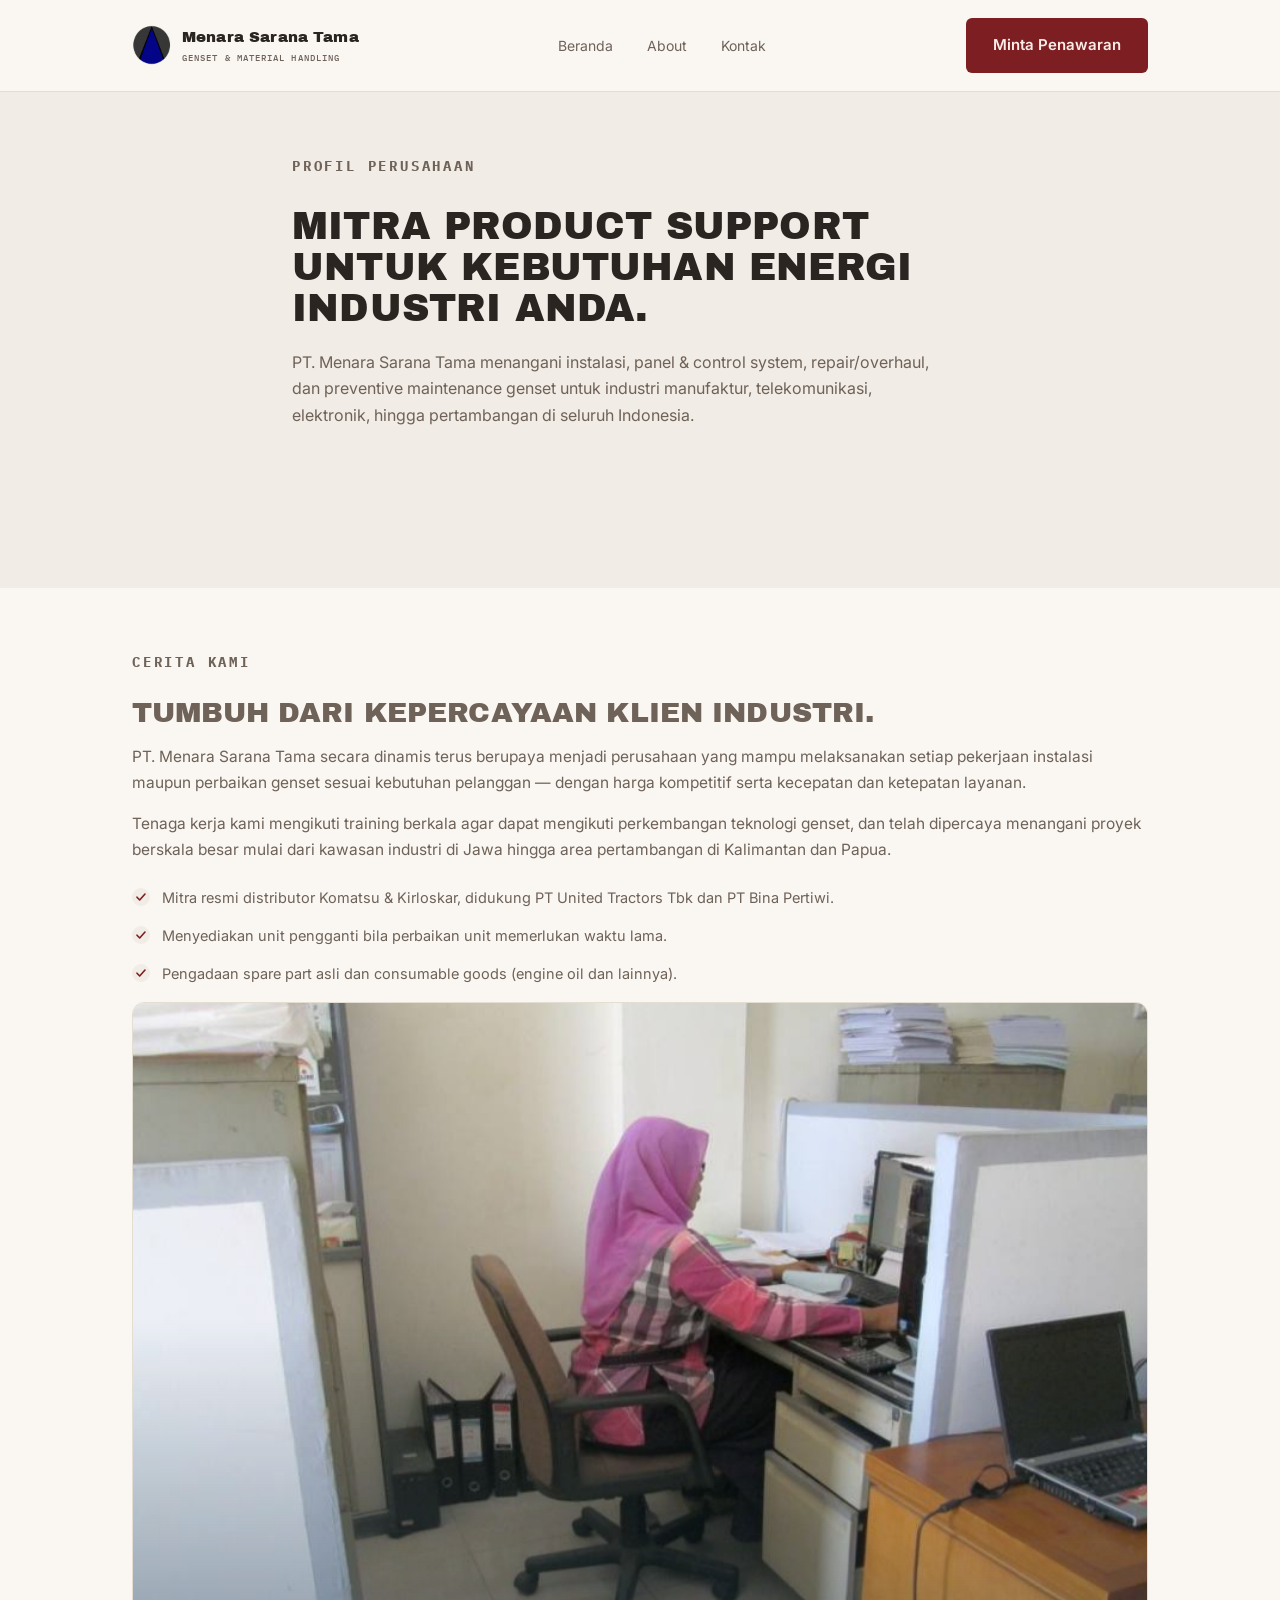
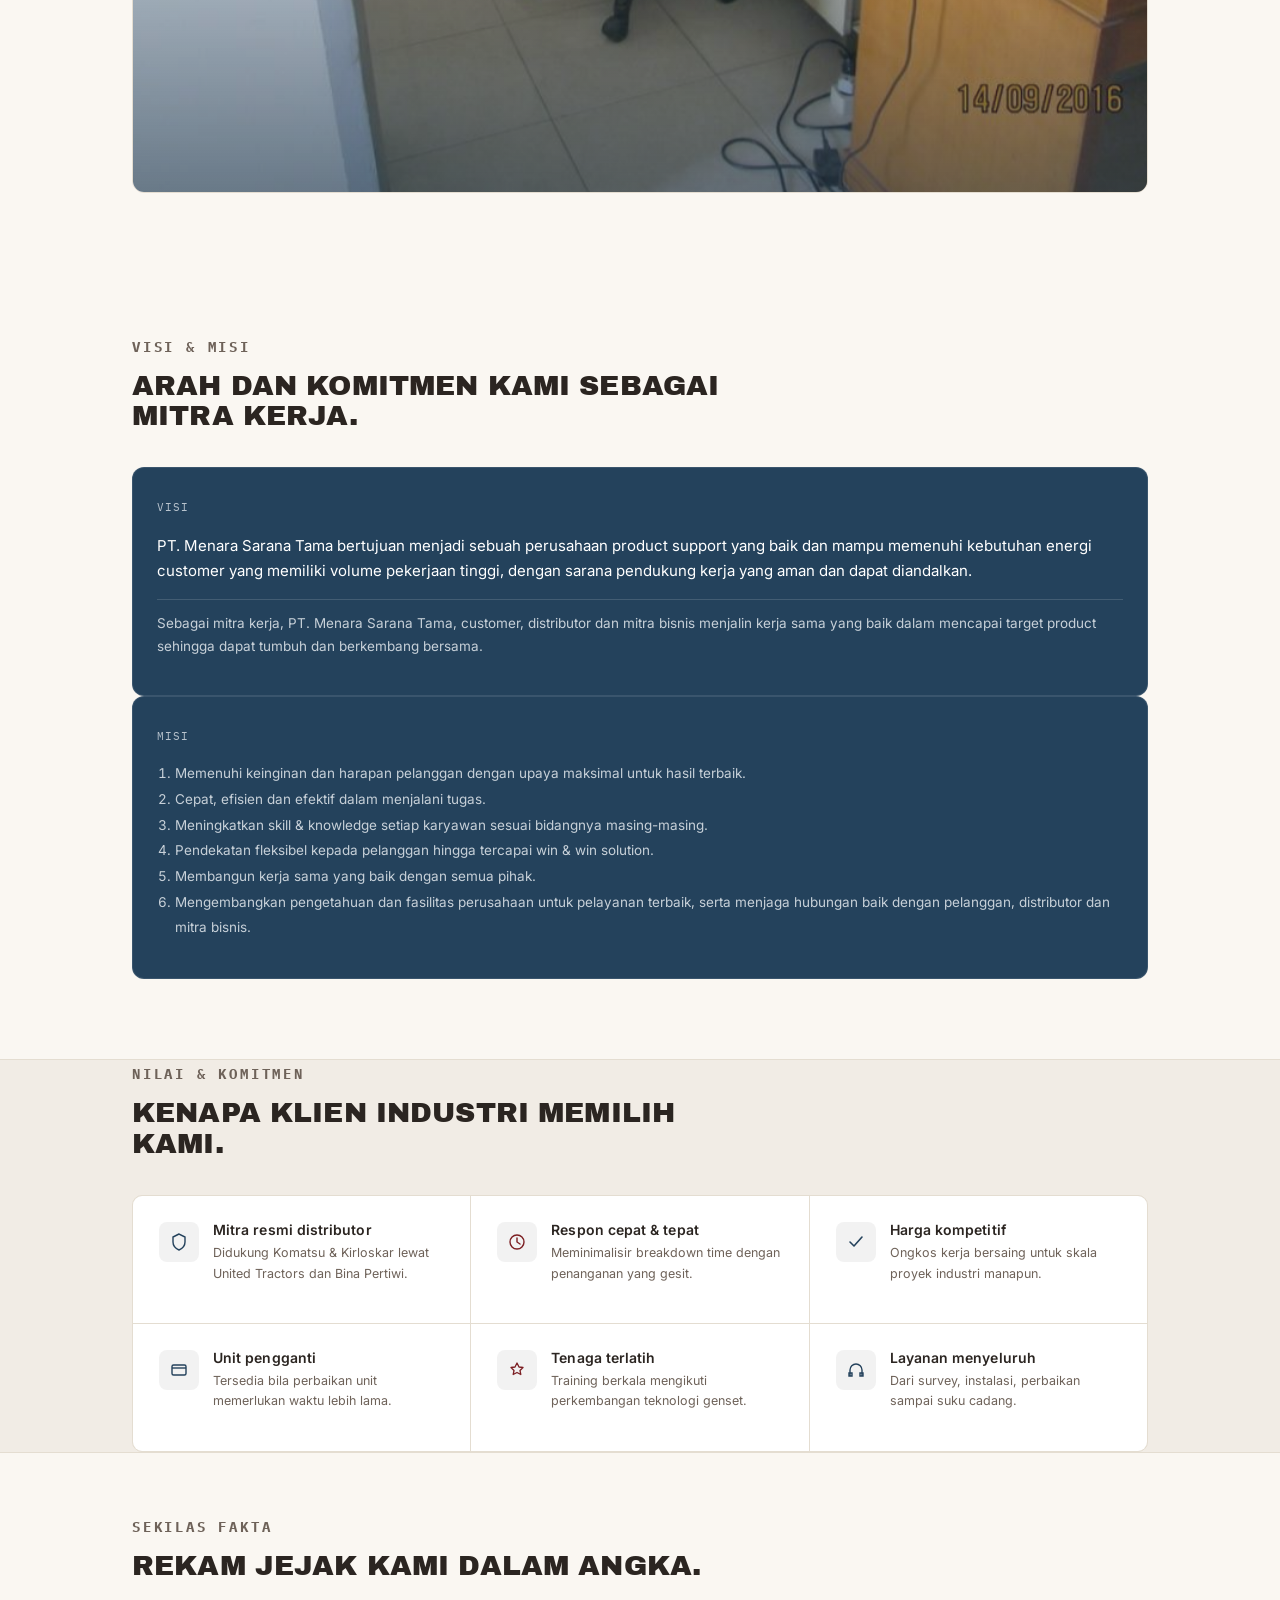
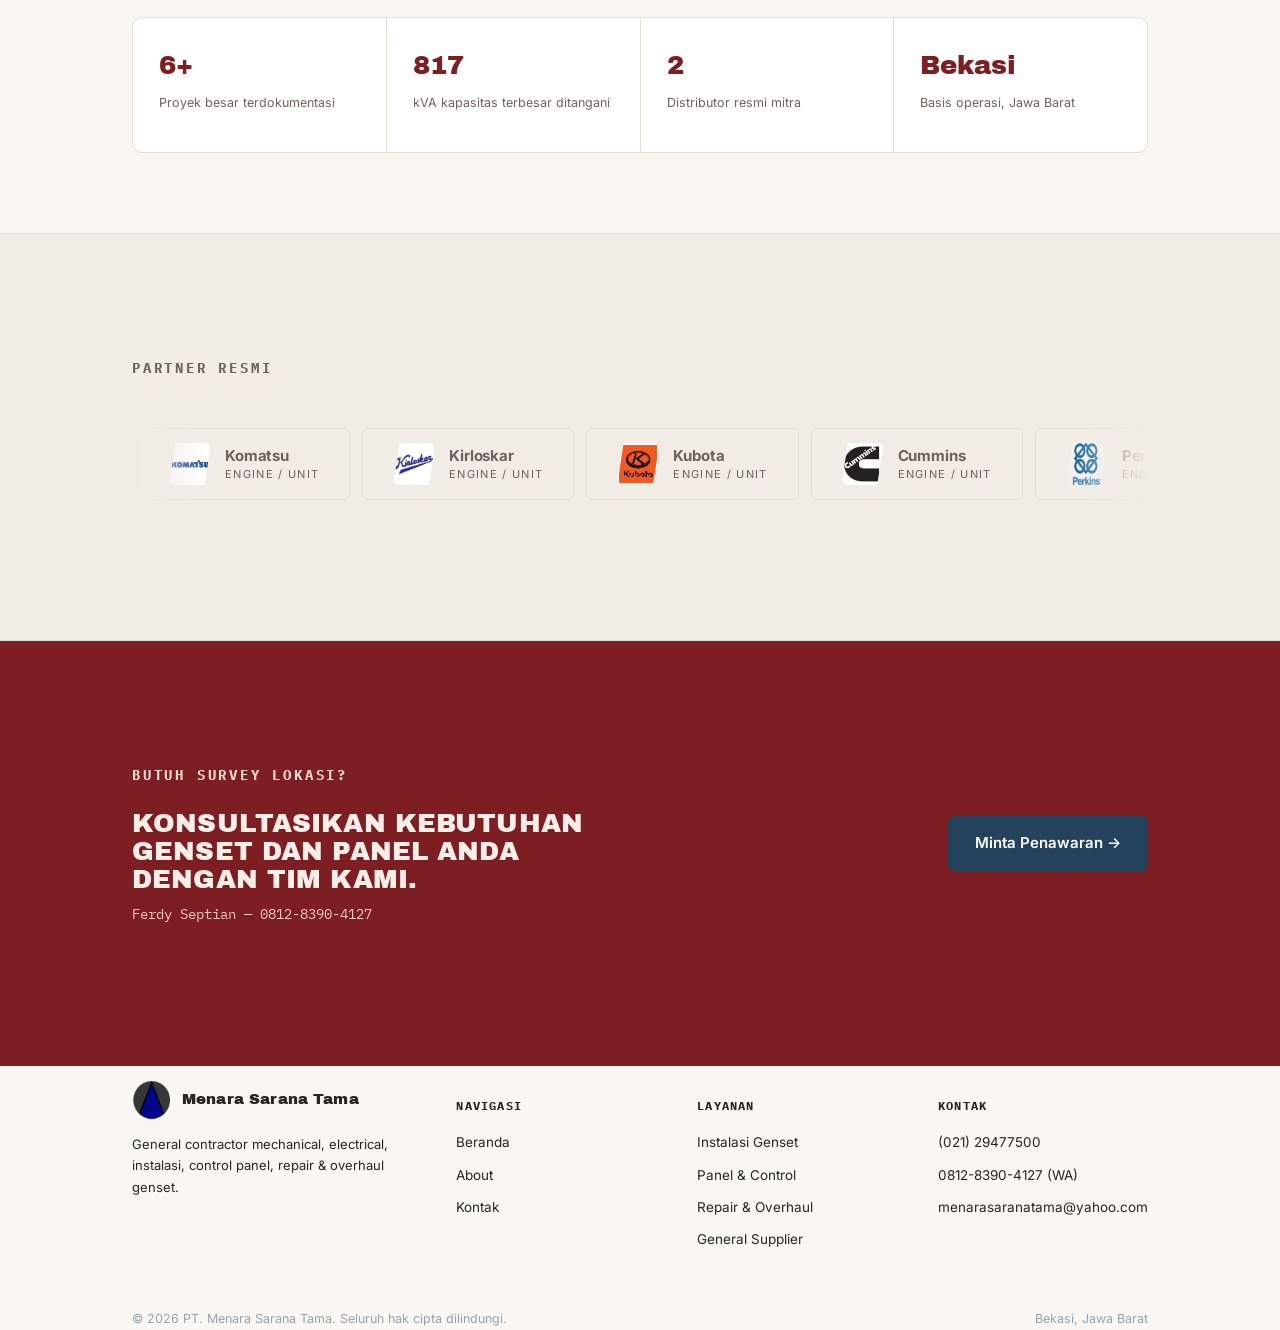
<file: about.html>
<!DOCTYPE html>
<html lang="id">
<head>
<meta charset="UTF-8">
<meta name="viewport" content="width=device-width, initial-scale=1.0">
<title>Profil Perusahaan — PT. Menara Sarana Tama</title>
<link rel="preconnect" href="https://fonts.googleapis.com">
<link rel="preconnect" href="https://fonts.gstatic.com" crossorigin>
<link href="https://fonts.googleapis.com/css2?family=Archivo+Black&family=Inter:wght@400;500;600;700&family=IBM+Plex+Mono:wght@500;600&display=swap" rel="stylesheet">
<link rel="stylesheet" href="css/style.css">
</head>
<body>

<header id="siteHeader">
  <div class="wrap">
    <nav>
      <a class="logo" href="#top" aria-label="PT Menara Sarana Tama, beranda">
        <img class="logo-mark-img" src="images/logo-icon.png" alt="Logo PT Menara Sarana Tama">
        <span class="logo-text">Menara Sarana Tama<span>Genset &amp; Material Handling</span></span>
      </a>
      <div class="nav-links" id="navLinks">
        <a href="/menara-sarana/index.html">Beranda</a>
        <a href="/menara-sarana/about.html">About</a>
        <a href="/menara-sarana/index.html#kontak">Kontak</a>
        <a class="btn btn-primary btn-mobile-only" href="https://wa.me/6281283904127?text=Halo%20MST%2C%20saya%20ingin%20menanyakan%20layanan%20genset" target="_blank" rel="noopener">Minta Penawaran</a>
      </div>
 
      <a class="btn btn-primary nav-cta-desktop" href="https://wa.me/6281283904127?text=Halo%20MST%2C%20saya%20ingin%20menanyakan%20layanan%20genset" target="_blank" rel="noopener">Minta Penawaran</a>
 
      <button class="nav-toggle" id="navToggle" aria-label="Buka menu" aria-expanded="false"><span></span></button>
    </nav>
  </div>
  <div class="nav-backdrop" id="navBackdrop"></div>
</header>


<main id="top">

  <!-- PAGE HERO -->
  <section class="hero" style="padding-bottom:64px;">
    <div class="wrap" style="grid-template-columns:1fr;max-width:760px;">
      <div class="hero-intro">
        <span class="tag">Profil Perusahaan</span>
        <h1 style="font-size:38px;">Mitra product support untuk kebutuhan energi industri Anda.</h1>
        <p style="max-width:640px;">PT. Menara Sarana Tama menangani instalasi, panel &amp; control system, repair/overhaul, dan preventive maintenance genset untuk industri manufaktur, telekomunikasi, elektronik, hingga pertambangan di seluruh Indonesia.</p>
      </div>
    </div>
  </section>

  <!-- STORY -->
  <section id="profil" style="padding-top:0;">
    <div class="wrap about-wrap">
      <div class="reveal">
        <span class="tag">Cerita Kami</span>
        <h2 style="margin-top:12px;font-size:28px;">Tumbuh dari kepercayaan klien industri.</h2>
        <p style="color:var(--ink-soft);margin-top:16px;font-size:15.5px;">PT. Menara Sarana Tama secara dinamis terus berupaya menjadi perusahaan yang mampu melaksanakan setiap pekerjaan instalasi maupun perbaikan genset sesuai kebutuhan pelanggan — dengan harga kompetitif serta kecepatan dan ketepatan layanan.</p>
        <p style="color:var(--ink-soft);margin-top:14px;font-size:15.5px;">Tenaga kerja kami mengikuti training berkala agar dapat mengikuti perkembangan teknologi genset, dan telah dipercaya menangani proyek berskala besar mulai dari kawasan industri di Jawa hingga area pertambangan di Kalimantan dan Papua.</p>
        <ul class="checklist" style="margin-top:24px;display:flex;flex-direction:column;gap:14px;list-style:none;padding:0;">
          <li style="display:flex;gap:12px;align-items:flex-start;font-size:14.5px;">
            <svg width="18" height="18" viewBox="0 0 18 18" fill="none" style="flex:none;margin-top:2px;"><circle cx="9" cy="9" r="9" fill="#F1ECE5"/><path d="M5 9.2L7.7 12L13 6" stroke="#7C1E22" stroke-width="1.6" stroke-linecap="round" stroke-linejoin="round"/></svg>
            <span>Mitra resmi distributor Komatsu &amp; Kirloskar, didukung PT United Tractors Tbk dan PT Bina Pertiwi.</span>
          </li>
          <li style="display:flex;gap:12px;align-items:flex-start;font-size:14.5px;">
            <svg width="18" height="18" viewBox="0 0 18 18" fill="none" style="flex:none;margin-top:2px;"><circle cx="9" cy="9" r="9" fill="#F1ECE5"/><path d="M5 9.2L7.7 12L13 6" stroke="#7C1E22" stroke-width="1.6" stroke-linecap="round" stroke-linejoin="round"/></svg>
            <span>Menyediakan unit pengganti bila perbaikan unit memerlukan waktu lama.</span>
          </li>
          <li style="display:flex;gap:12px;align-items:flex-start;font-size:14.5px;">
            <svg width="18" height="18" viewBox="0 0 18 18" fill="none" style="flex:none;margin-top:2px;"><circle cx="9" cy="9" r="9" fill="#F1ECE5"/><path d="M5 9.2L7.7 12L13 6" stroke="#7C1E22" stroke-width="1.6" stroke-linecap="round" stroke-linejoin="round"/></svg>
            <span>Pengadaan spare part asli dan consumable goods (engine oil dan lainnya).</span>
          </li>
        </ul>
      </div>
      <div class="hero-photo tilt-3d" style="height:100%;">
        <img src="images/office.jpg" alt="Kantor PT Menara Sarana Tama, Bekasi" class="parallax-img" style="height:100%;min-height:360px;">
      </div>
    </div>
  </section>

  <!-- VISI & MISI -->
  <section style="padding-top:0;">
    <div class="wrap">
      <div class="section-head reveal">
        <span class="tag">Visi &amp; Misi</span>
        <h2>Arah dan komitmen kami sebagai mitra kerja.</h2>
      </div>
      <div class="vm-grid reveal-group">
        <div class="project-card">
          <span class="mono-tag">VISI</span>
          <p style="color:#fff;font-size:15px;line-height:1.7;margin-top:14px;">PT. Menara Sarana Tama bertujuan menjadi sebuah perusahaan product support yang baik dan mampu memenuhi kebutuhan energi customer yang memiliki volume pekerjaan tinggi, dengan sarana pendukung kerja yang aman dan dapat diandalkan.</p>
          <p style="color:#C7D0D8;font-size:13.5px;line-height:1.7;margin-top:12px;border-top:1px solid rgba(255,255,255,0.14);padding-top:12px;">Sebagai mitra kerja, PT. Menara Sarana Tama, customer, distributor dan mitra bisnis menjalin kerja sama yang baik dalam mencapai target product sehingga dapat tumbuh dan berkembang bersama.</p>
        </div>
        <div class="project-card">
          <span class="mono-tag">MISI</span>
          <ol style="margin-top:14px;padding-left:18px;color:#C7D0D8;font-size:13.5px;line-height:1.9;">
            <li>Memenuhi keinginan dan harapan pelanggan dengan upaya maksimal untuk hasil terbaik.</li>
            <li>Cepat, efisien dan efektif dalam menjalani tugas.</li>
            <li>Meningkatkan skill &amp; knowledge setiap karyawan sesuai bidangnya masing-masing.</li>
            <li>Pendekatan fleksibel kepada pelanggan hingga tercapai win &amp; win solution.</li>
            <li>Membangun kerja sama yang baik dengan semua pihak.</li>
            <li>Mengembangkan pengetahuan dan fasilitas perusahaan untuk pelayanan terbaik, serta menjaga hubungan baik dengan pelanggan, distributor dan mitra bisnis.</li>
          </ol>
        </div>
      </div>
    </div>
  </section>

  <!-- VALUES -->
  <section class="features">
    <div class="wrap" style="padding:0 32px;">
      <div class="section-head reveal">
        <span class="tag">Nilai &amp; Komitmen</span>
        <h2>Kenapa klien industri memilih kami.</h2>
      </div>
      <div class="feat-grid reveal-group">
        <div class="feat-card"><span class="ic"><svg width="18" height="18" viewBox="0 0 18 18" fill="none"><path d="M9 1L3 4v5c0 4 2.5 6.5 6 8 3.5-1.5 6-4 6-8V4L9 1z" stroke="#24425C" stroke-width="1.4"/></svg></span><div><h3>Mitra resmi distributor</h3><p>Didukung Komatsu &amp; Kirloskar lewat United Tractors dan Bina Pertiwi.</p></div></div>
        <div class="feat-card"><span class="ic"><svg width="18" height="18" viewBox="0 0 18 18" fill="none"><circle cx="9" cy="9" r="7" stroke="#7C1E22" stroke-width="1.4"/><path d="M9 5v4l3 2" stroke="#7C1E22" stroke-width="1.4" stroke-linecap="round"/></svg></span><div><h3>Respon cepat &amp; tepat</h3><p>Meminimalisir breakdown time dengan penanganan yang gesit.</p></div></div>
        <div class="feat-card"><span class="ic"><svg width="18" height="18" viewBox="0 0 18 18" fill="none"><path d="M3 9l4 4 8-9" stroke="#24425C" stroke-width="1.6" stroke-linecap="round" stroke-linejoin="round"/></svg></span><div><h3>Harga kompetitif</h3><p>Ongkos kerja bersaing untuk skala proyek industri manapun.</p></div></div>
        <div class="feat-card"><span class="ic"><svg width="18" height="18" viewBox="0 0 18 18" fill="none"><rect x="2" y="4" width="14" height="10" rx="1.5" stroke="#24425C" stroke-width="1.4"/><path d="M2 7h14" stroke="#24425C" stroke-width="1.4"/></svg></span><div><h3>Unit pengganti</h3><p>Tersedia bila perbaikan unit memerlukan waktu lebih lama.</p></div></div>
        <div class="feat-card"><span class="ic"><svg width="18" height="18" viewBox="0 0 18 18" fill="none"><path d="M9 2l2 4 4 .5-3 3 .8 4-3.8-2-3.8 2 .8-4-3-3 4-.5 2-4z" stroke="#7C1E22" stroke-width="1.3" stroke-linejoin="round"/></svg></span><div><h3>Tenaga terlatih</h3><p>Training berkala mengikuti perkembangan teknologi genset.</p></div></div>
        <div class="feat-card"><span class="ic"><svg width="18" height="18" viewBox="0 0 18 18" fill="none"><path d="M3 15V9a6 6 0 0112 0v6" stroke="#24425C" stroke-width="1.4"/><path d="M2 15h3v-3H2v3zM13 15h3v-3h-3v3z" stroke="#24425C" stroke-width="1.4"/></svg></span><div><h3>Layanan menyeluruh</h3><p>Dari survey, instalasi, perbaikan sampai suku cadang.</p></div></div>
      </div>
    </div>
  </section>

  <!-- QUICK FACTS -->
  <section>
    <div class="wrap">
      <div class="section-head reveal">
        <span class="tag">Sekilas Fakta</span>
        <h2>Rekam jejak kami dalam angka.</h2>
      </div>
      <div class="feat-grid reveal-group" style="grid-template-columns:repeat(4,1fr);">
        <div class="feat-card" style="flex-direction:column;gap:4px;">
          <div class="mono" style="font-family:'Archivo Black',sans-serif;font-size:26px;color:var(--maroon);" data-count="7" data-suffix="+">0</div>
          <p style="margin-top:2px;">Proyek besar terdokumentasi</p>
        </div>
        <div class="feat-card" style="flex-direction:column;gap:4px;">
          <div class="mono" style="font-family:'Archivo Black',sans-serif;font-size:26px;color:var(--maroon);" data-count="1000" data-suffix="">0</div>
          <p style="margin-top:2px;">kVA kapasitas terbesar ditangani</p>
        </div>
        <div class="feat-card" style="flex-direction:column;gap:4px;">
          <div class="mono" style="font-family:'Archivo Black',sans-serif;font-size:26px;color:var(--maroon);" data-count="2" data-suffix="">0</div>
          <p style="margin-top:2px;">Distributor resmi mitra</p>
        </div>
        <div class="feat-card" style="flex-direction:column;gap:4px;">
          <div class="mono" style="font-family:'Archivo Black',sans-serif;font-size:26px;color:var(--maroon);">Bekasi</div>
          <p style="margin-top:2px;">Basis operasi, Jawa Barat</p>
        </div>
      </div>
    </div>
  </section>

  <!-- PARTNERS MARQUEE -->
  <section class="partners">
    <div class="wrap">
      <div class="section-head reveal">
        <span class="tag">PARTNER RESMI</span>
      </div>
        <div class="marquee-viewport">
          <div class="marquee-track" id="track">
            <!-- isi asli, akan digandakan otomatis oleh script -->
            <div class="card">
              <img class="logo-badge" src="images/komatsu.png" alt="Komatsu">
              <div class="card-text">
                  <span class="brand-name">Komatsu</span>
                  <span class="brand-role">Engine / Unit</span>
              </div>
            </div>
            <div class="card">
              <img class="logo-badge" src="images/kirloskar.png" alt="Kirloskar">
              <div class="card-text">
                  <span class="brand-name">Kirloskar</span>
                  <span class="brand-role">Engine / Unit</span>
              </div>
            </div>
            <div class="card">
              <img class="logo-badge" src="images/kubota.png" alt="Kubota">
              <div class="card-text">
                  <span class="brand-name">Kubota</span>
                  <span class="brand-role">Engine / Unit</span>
              </div>
            </div>
            <div class="card">
              <img class="logo-badge" src="images/cummins.png" alt="Cummins">
              <div class="card-text">
                  <span class="brand-name">Cummins</span>
                  <span class="brand-role">Engine / Unit</span>
              </div>
            </div>
            <div class="card">
              <img class="logo-badge" src="images/perkins.png" alt="Perkins">
              <div class="card-text">
                  <span class="brand-name">Perkins</span>
                  <span class="brand-role">Engine / Unit</span>
              </div>
            </div>
            <div class="card">
              <img class="logo-badge" src="images/weichai.png" alt="Weichai">
              <div class="card-text">
                  <span class="brand-name">Weichai</span>
                  <span class="brand-role">Engine Series</span>
              </div>
            </div>
            <div class="card dist">
              <img class="logo-badge" src="images/united_traktors.png" alt="United Tractor">
              <div class="card-text">
                <span class="brand-name">PT United Tractors Tbk</span>
                <span class="brand-role">Distributor</span>
              </div>
            </div>
            <div class="card dist">
              <img class="logo-badge" src="images/bina_pertiwi.png" alt="Bina Pertiwi">
              <div class="card-text">
                <span class="brand-name">PT Bina Pertiwi</span>
                <span class="brand-role">Distributor</span>
              </div>
            </div>
          </div>
        </div>
    </div>
  </section>

  <!-- CTA -->
  <section class="cta-band" style="padding-top:60px;padding-bottom:60px;">
    <div class="wrap">
      <div class="reveal">
        <span class="tag" style="color:#F6DAD3;">Butuh Survey Lokasi?</span>
        <h2 style="margin-top:10px;">Konsultasikan kebutuhan genset dan panel Anda dengan tim kami.</h2>
        <div class="contact-line">Ferdy Septian — 0812-8390-4127</div>
      </div>
      <a class="btn btn-primary" href="index.html#kontak">Minta Penawaran →</a>
    </div>
  </section>

</main>

<footer>
  <div class="wrap">
    <div class="footer-top">
      <div>
        <div class="logo" style="margin-bottom:14px;"><img class="logo-mark-img" src="images/logo-icon.png" alt="Logo PT Menara Sarana Tama"><span class="logo-text">Menara Sarana Tama</span></div>
        <p style="font-size:13px;color:var(--ink);max-width:280px;">General contractor mechanical, electrical, instalasi, control panel, repair &amp; overhaul genset.</p>
      </div>
      <div>
        <h4 style="color: var(--ink);font-weight: 800;">Navigasi</h4>
        <ul>
          <li>
            <a href="index.html">Beranda</a>
          </li>
          <li>
            <a href="about.html">About</a>
          </li>
          <li>
            <a href="#kontak">Kontak</a>
          </li>
        </ul>
      </div>
      <div>
        <h4 style="color: var(--ink);font-weight: 800;">Layanan</h4>
        <ul>
          <li>Instalasi Genset</li>
          <li>Panel &amp; Control</li>
          <li>Repair &amp; Overhaul</li>
          <li>General Supplier</li>
        </ul>
      </div>
      <div>
        <h4 style="color: var(--ink);font-weight: 800;">Kontak</h4>
        <ul>
          <li>
            <a href="tel:+622129477500">(021) 29477500</a>
          </li>
          <li>
            <a href="https://wa.me/6281283904127?text=Halo%20MST%2C%20saya%20ingin%20menanyakan%20layanan%20genset" target="_blank" rel="noopener">0812-8390-4127 (WA)</a>
          </li>
          <li>
            <a href="mailto:menarasaranatama@yahoo.com">menarasaranatama@yahoo.com</a>
          </li>
        </ul>
      </div>
    </div>
    <div class="footer-bottom">
      <span>© 2026 PT. Menara Sarana Tama. Seluruh hak cipta dilindungi.</span>
      <span>Bekasi, Jawa Barat</span>
    </div>
  </div>
</footer>

<script src="js/script.js" defer></script>
</body>
</html>
</file>
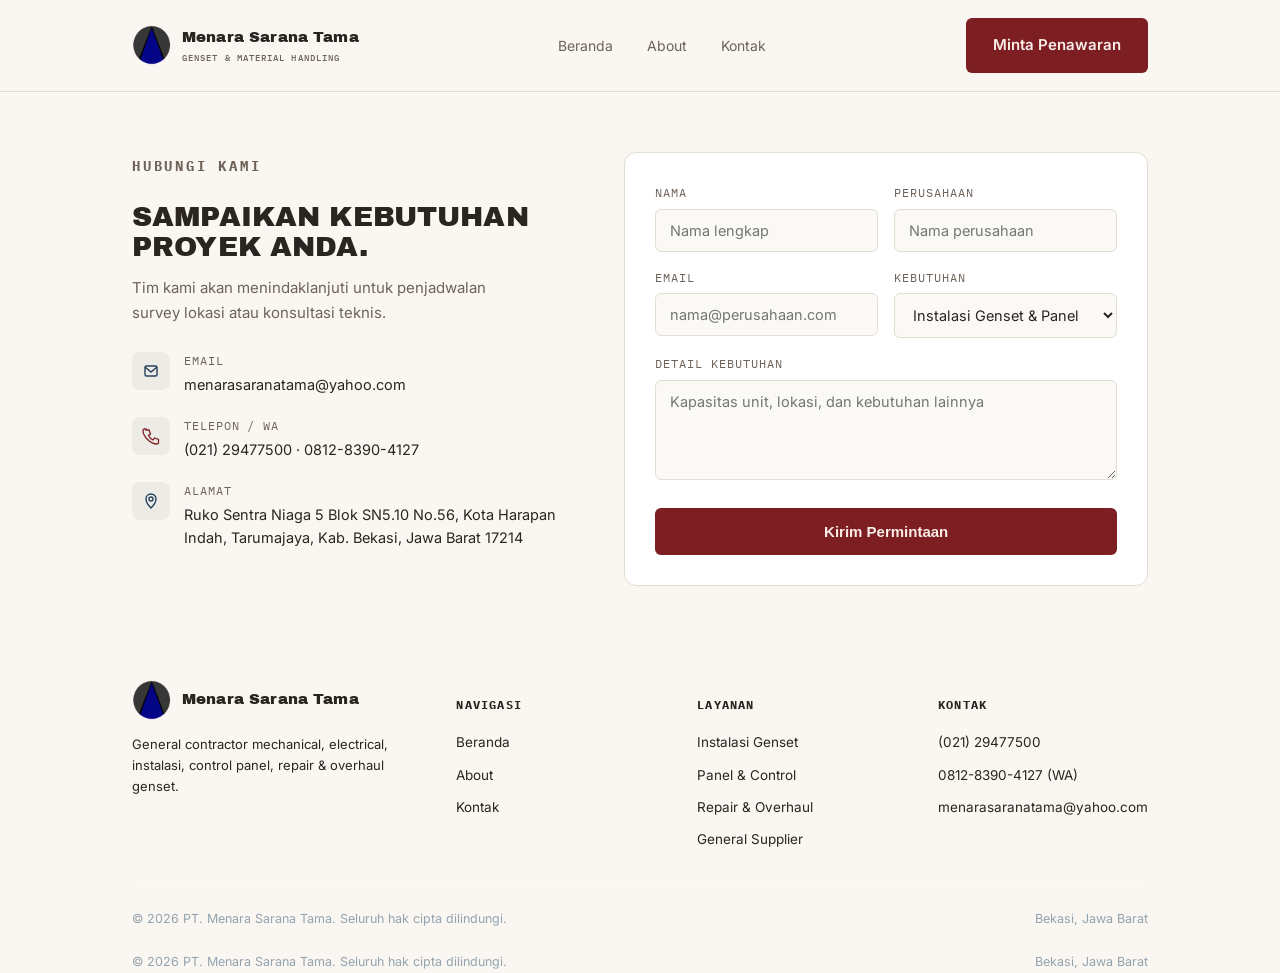
<file: kontak.html>
<!DOCTYPE html>
<html lang="id">
<head>
<meta charset="UTF-8">
<meta name="viewport" content="width=device-width, initial-scale=1.0">
<title>PT. Menara Sarana Tama — Genset Installation & Repair</title>
<link rel="icon" type="image/png" href="images/logo-icon.png">
<link rel="preconnect" href="https://fonts.googleapis.com">
<link rel="preconnect" href="https://fonts.gstatic.com" crossorigin>
<link href="https://fonts.googleapis.com/css2?family=Archivo+Black&family=Inter:wght@400;500;600;700&family=IBM+Plex+Mono:wght@500;600&display=swap" rel="stylesheet">
<link rel="stylesheet" href="css/style.css">
</head>
<body>

<header id="siteHeader">
  <div class="wrap">
    <nav>
      <a class="logo" href="#top" aria-label="PT Menara Sarana Tama, beranda">
        <img class="logo-mark-img" src="images/logo-icon.png" alt="Logo PT Menara Sarana Tama">
        <span class="logo-text">Menara Sarana Tama<span>Genset &amp; Material Handling</span></span>
      </a>
      <div class="nav-links" id="navLinks">
        <a href="/menara-sarana/index.html">Beranda</a>
        <a href="/menara-sarana/about.html">About</a>
        <a href="/menara-sarana/index.html#kontak">Kontak</a>
        <a class="btn btn-primary btn-mobile-only" href="https://wa.me/6281283904127?text=Halo%20MST%2C%20saya%20ingin%20menanyakan%20layanan%20genset" target="_blank" rel="noopener">Minta Penawaran</a>
      </div>
 
      <a class="btn btn-primary nav-cta-desktop" href="https://wa.me/6281283904127?text=Halo%20MST%2C%20saya%20ingin%20menanyakan%20layanan%20genset" target="_blank" rel="noopener">Minta Penawaran</a>
 
      <button class="nav-toggle" id="navToggle" aria-label="Buka menu" aria-expanded="false"><span></span></button>
    </nav>
  </div>
  <div class="nav-backdrop" id="navBackdrop"></div>
</header>


<main id="top">

  <section class="contact" id="kontak">
    <div class="wrap">
      <div class="contact-info reveal">
        <span class="tag">Hubungi Kami</span>
        <h2 style="margin-top:12px;">Sampaikan kebutuhan proyek Anda.</h2>
        <p>Tim kami akan menindaklanjuti untuk penjadwalan survey lokasi atau konsultasi teknis.</p>
        <div class="info-list reveal-group">
          <div class="info-item"><span class="ico"><svg width="18" height="18" viewBox="0 0 18 18" fill="none"><path d="M3 5l6 5 6-5" stroke="#24425C" stroke-width="1.4"/><rect x="3" y="4" width="12" height="10" rx="1.5" stroke="#24425C" stroke-width="1.4"/></svg></span><div><div class="label">Email</div><div class="val"><a href="mailto:menarasaranatama@yahoo.com">menarasaranatama@yahoo.com</a></div></div></div>
          <div class="info-item"><span class="ico"><svg width="18" height="18" viewBox="0 0 18 18" fill="none"><path d="M4 3h3l1.5 4-2 1.5a10 10 0 004.5 4.5L12.5 11l4 1.5v3c0 .8-.7 1.5-1.5 1.5C8.5 17 1 9.5 1 3.5 1 2.7 1.7 2 2.5 2H4z" stroke="#7C1E22" stroke-width="1.3"/></svg></span><div><div class="label">Telepon / WA</div><div class="val"><a href="tel:+622129477500">(021) 29477500</a> · <a href="https://wa.me/6281283904127?text=Halo%20MST%2C%20saya%20ingin%20menanyakan%20layanan%20genset" >0812-8390-4127</a></div></div></div>
          <div class="info-item"><span class="ico"><svg width="18" height="18" viewBox="0 0 18 18" fill="none"><path d="M9 2C6 2 4 4.2 4 7c0 4 5 9 5 9s5-5 5-9c0-2.8-2-5-5-5z" stroke="#24425C" stroke-width="1.4"/><circle cx="9" cy="7" r="2" stroke="#24425C" stroke-width="1.4"/></svg></span><div><div class="label">Alamat</div><div class="val">Ruko Sentra Niaga 5 Blok SN5.10 No.56, Kota Harapan Indah, Tarumajaya, Kab. Bekasi, Jawa Barat 17214</div></div></div>
        </div>
      </div>
      <form class="reveal">
        <div class="form-row">
          <div><label for="name">Nama</label><input id="name" type="text" placeholder="Nama lengkap" required></div>
          <div><label for="company">Perusahaan</label><input id="company" type="text" placeholder="Nama perusahaan"></div>
        </div>
        <div class="form-row">
          <div><label for="email">Email</label><input id="email" type="email" placeholder="nama@perusahaan.com" required></div>
          <div><label for="service">Kebutuhan</label>
            <select id="service">
              <option>Instalasi Genset &amp; Panel</option>
              <option>Repair &amp; Overhaul</option>
              <option>Preventive Maintenance</option>
              <option>General Supplier</option>
              <option>Lainnya</option>
            </select>
          </div>
        </div>
        <div><label for="message">Detail kebutuhan</label><textarea id="message" placeholder="Kapasitas unit, lokasi, dan kebutuhan lainnya"></textarea></div>
        <button type="submit" class="btn btn-primary" style="justify-content:center;margin-top:4px;">Kirim Permintaan</button>
      </form>
    </div>
  </section>

</main>

<footer>
  <div class="wrap">
    <div class="footer-top">
      <div>
        <div class="logo" style="margin-bottom:14px;"><img class="logo-mark-img" src="images/logo-icon.png" alt="Logo PT Menara Sarana Tama"><span class="logo-text">Menara Sarana Tama</span></div>
        <p style="font-size:13px;color:var(--ink);max-width:280px;">General contractor mechanical, electrical, instalasi, control panel, repair &amp; overhaul genset.</p>
      </div>
      <div>
        <h4 style="color: var(--ink);font-weight: 800;">Navigasi</h4>
        <ul>
          <li>
            <a href="index.html">Beranda</a>
          </li>
          <li>
            <a href="about.html">About</a>
          </li>
          <li>
            <a href="#kontak">Kontak</a>
          </li>
        </ul>
      </div>
      <div>
        <h4 style="color: var(--ink);font-weight: 800;">Layanan</h4>
        <ul>
          <li>Instalasi Genset</li>
          <li>Panel &amp; Control</li>
          <li>Repair &amp; Overhaul</li>
          <li>General Supplier</li>
        </ul>
      </div>
      <div>
        <h4 style="color: var(--ink);font-weight: 800;">Kontak</h4>
        <ul>
          <li>
            <a href="tel:+622129477500">(021) 29477500</a>
          </li>
          <li>
            <a href="https://wa.me/6281283904127?text=Halo%20MST%2C%20saya%20ingin%20menanyakan%20layanan%20genset" target="_blank" rel="noopener">0812-8390-4127 (WA)</a>
          </li>
          <li>
            <a href="mailto:menarasaranatama@yahoo.com">menarasaranatama@yahoo.com</a>
          </li>
        </ul>
      </div>
    </div>
    <div class="footer-bottom">
      <span>© 2026 PT. Menara Sarana Tama. Seluruh hak cipta dilindungi.</span>
      <span>Bekasi, Jawa Barat</span>
    </div>
    <div class="footer-bottom"><span>© 2026 PT. Menara Sarana Tama. Seluruh hak cipta dilindungi.</span><span>Bekasi, Jawa Barat</span></div>
  </div>
</footer>

<script src="js/script.js" defer></script>
</body>
</html>
</file>
<file: css/style.css>
:root{
    --cream:#FAF7F2;
    --panel:#F1ECE5;
    --panel-2:#FFFFFF;
    --maroon:#7C1E22;
    --maroon-dark:#5E1519;
    --maroon-tint:#E7998A;
    --navy:#24425C;
    --navy-dark:#152C3F;
    --ink:#2B2521;
    --ink-soft:#6E6259;
    --line:#E4DDD1;
    --radius:10px;
  }
  *{box-sizing:border-box;}
  html{scroll-behavior:smooth;}
  body{margin:0;background:var(--cream);color:var(--ink);font-family:'Inter',sans-serif;font-size:16px;line-height:1.65;}
  h1,h2,h3{font-family:'Archivo Black',sans-serif;text-transform:uppercase;margin:0;line-height:1.08;font-weight:400;letter-spacing:0.005em;}
  .mono{font-family:'IBM Plex Mono',monospace;}
  .wrap{max-width:1160px;margin:0 auto;padding:0 32px;}
  a{color:inherit;text-decoration:none;}
  img{max-width:100%;display:block;}
  .tag{font-family:'IBM Plex Mono',monospace;font-size:12px;letter-spacing:0.14em;text-transform:uppercase;color:var(--maroon);font-weight:600;}
  .btn{display:inline-flex;align-items:center;gap:8px;padding:14px 26px;border-radius:6px;font-weight:600;font-size:15px;cursor:pointer;border:1px solid transparent;transition:transform .15s ease;}
  .btn:hover{transform:translateY(-1px);}
  .btn-primary{background:var(--maroon);color:#FBEEE9;}
  .btn-primary:hover{background:var(--maroon-dark);}
  .btn-ghost{background:transparent;color:var(--ink);border-color:var(--line);}
  .btn-ghost:hover{border-color:var(--navy);color:var(--navy);}
 
  header{position:sticky;top:0;z-index:50;background:rgba(250,247,242,0.92);backdrop-filter:blur(6px);border-bottom:1px solid var(--line);}
  nav{display:flex;align-items:center;justify-content:space-between;gap:16px;padding:18px 0;}
  .logo{display:flex;align-items:center;gap:10px;min-width:0;}
  .logo-mark{width:36px;height:36px;background:var(--navy);border-radius:4px;display:flex;align-items:center;justify-content:center;font-family:'Archivo Black',sans-serif;font-size:13px;color:#fff;}
  .logo-mark-img{width:40px;height:40px;object-fit:contain;flex:none;}
  .logo-text{font-family:'Archivo Black',sans-serif;font-size:15px;letter-spacing:0.01em;color:var(--ink);white-space:nowrap;overflow:hidden;text-overflow:ellipsis;}
  .logo-text span{display:block;font-family:'IBM Plex Mono',monospace;font-size:9px;letter-spacing:0.12em;color:var(--ink-soft);text-transform:uppercase;font-weight:500;margin-top:2px;white-space:normal;}
  .nav-links{display:flex;align-items:center;gap:34px;font-size:14px;color:var(--ink-soft);}
  .nav-links a:hover{color:var(--maroon);}
 
   /* ===== Navbar: hamburger + mobile drawer ===== */
  .nav-toggle {
    position: relative;
    display: none;
    width: 38px;
    height: 38px;
    flex: none;
    align-items: center;
    justify-content: center;
    padding: 0;
    cursor: pointer;
    background: transparent;
    border: 1px solid var(--line);
    border-radius: 6px;
  }

  .nav-toggle span,
  .nav-toggle::before,
  .nav-toggle::after {
    position: absolute;
    left: 10px;
    width: 18px;
    height: 2px;
    content: "";
    background: var(--ink);
    border-radius: 2px;
    transition: top 0.25s ease, transform 0.25s ease, opacity 0.2s ease;
  }

  .nav-toggle::before { top: 13px; }
  .nav-toggle span { top: 18px; }
  .nav-toggle::after { top: 23px; }

  /* Ikon berubah menjadi X saat menu terbuka */
  header.open .nav-toggle::before {
    top: 18px;
    background: var(--maroon);
    transform: rotate(45deg);
  }

  header.open .nav-toggle span {
    opacity: 0;
  }

  header.open .nav-toggle::after {
    top: 18px;
    background: var(--maroon);
    transform: rotate(-45deg);
  }

  .nav-links .btn-mobile-only {
    display: none;
  }

  /* ===== Mobile ===== */
  @media (max-width: 900px) {
    nav {
      position: relative;
    }

    .nav-toggle {
      display: inline-flex;
    }

    .nav-cta-desktop {
      display: none;
    }

    .nav-links {
      align-items: flex-start;
    }

    .nav-links a {
      width: 100%;
      text-align: left;
    }

    .nav-links .btn-mobile-only {
      align-self: flex-start;
    }

    .nav-links {
      position: absolute;
      top: 100%;
      right: 0;
      left: 0;
      z-index: 100;
      display: none;
      flex-direction: column;
      gap: 0;
      padding: 6px 32px 16px;
      background: var(--cream);
      border-bottom: 1px solid var(--line);
      box-shadow: 0 12px 20px rgba(43, 37, 33, 0.08);
      align-items: left;
    }

    header.open .nav-links {
      display: flex;
    }

    .nav-links a {
      padding: 13px 0;
      border-bottom: 1px solid var(--line);
    }

    .nav-links a:last-child {
      border-bottom: 0;
    }

    .nav-links .btn-mobile-only {
      display: inline-flex;
      justify-content: center;
      margin-top: 12px;
      border-bottom: 0;
    }
  }

  @media (max-width: 480px) {
    .logo-text {
      max-width: 150px;
      font-size: 13px;
    }

    .logo-text span {
      font-size: 8px;
    }
  }

  /* konten dummy biar sticky-nya kelihatan saat discroll */
  main .wrap{ padding-top:60px; padding-bottom:80px; color:var(--ink-soft); }

  /* / * ====== HERO SECTION ====== */ 
  .hero{background:var(--panel);position:relative;padding:0px 0;overflow:hidden;}
  .hero .wrap{display:grid;grid-template-columns:1fr 0.95fr;gap:48px;align-items:center;}
  .hero h1{font-size:46px;margin-top:16px;color:var(--ink);}
  .hero h1 em{font-style:normal;color:var(--maroon);}
  .hero p{color:var(--ink-soft);font-size:16px;max-width:440px;margin-top:20px;}
  .hero-actions{display:flex;gap:14px;margin-top:32px;align-items:center;}
  .hero-badge{
    position:relative;width:104px;height:104px;flex:none;
    background:var(--maroon);color:#FBEEE9;border-radius:50%;
    display:flex;align-items:center;justify-content:center;text-align:center;
    font-family:'IBM Plex Mono',monospace;font-weight:600;font-size:11px;line-height:1.3;
  }
  .hero-photo{position:relative;border-radius:12px;overflow:hidden;border:1px solid var(--line);}
  .hero-photo img{width:100%;height:460px;object-fit:cover;}
  .hero-photo::after{content:"";position:absolute;inset:0;background:linear-gradient(180deg, rgba(21,44,63,0) 40%, rgba(21,44,63,0.6) 100%);}
  .hero-photo-cap{position:absolute;left:20px;bottom:16px;z-index:2;font-family:'IBM Plex Mono',monospace;font-size:11px;color:#F5EFE8;letter-spacing:0.05em;}

  /* STARTS SECTION PARTNERS */
  /*
  .partners{border-top:1px solid var(--line);border-bottom:1px solid var(--line);background:var(--cream);}
  .partners .wrap{display:flex;justify-content:space-between;align-items:center;padding:22px 85px;flex-wrap:wrap;gap:16px;}
  .partners span{font-family:'IBM Plex Mono',monospace;font-size:12.5px;color:var(--ink-soft);letter-spacing:0.04em;}
  .partners b{color:var(--ink);font-weight:600;} 
  */

  .partners{
    position:relative;
    padding:60px 0;
    background:var(--panel);
    border-top:1px solid var(--line);
    border-bottom:1px solid var(--line);
    overflow:hidden;
  }

  .partners::before{
    position:absolute;
    top:14px;
    left:50%;
    transform:translateX(-50%);
    font-size:11px;
    letter-spacing:.28em;
    text-transform:uppercase;
    color:var(--muted);
    font-weight:600;
  }

  .marquee-viewport{
    position:relative;
    width:100%;
    overflow:hidden;
    mask-image:linear-gradient(to right, transparent 0, #000 8%, #000 92%, transparent 100%);
    -webkit-mask-image:linear-gradient(to right, transparent 0, #000 8%, #000 92%, transparent 100%);
  }

  .marquee-track{
    display:flex;
    align-items:stretch;
    width:max-content;
    animation:scroll 32s linear infinite;
  }

  .marquee-track:hover{ animation-play-state:paused; }

  @keyframes scroll{
    from{ transform:translateX(0); }
    to{ transform:translateX(-50%); }
  }

  .card{
    display:flex;
    align-items:center;
    gap:14px;
    padding:14px 30px;
    margin:0 6px;
    border:1px solid var(--line);
    background:var(--steel-2);
    border-radius:6px;
    white-space:nowrap;
    flex-shrink:0;
  }

  .logo-badge{
    width:42px;
    height:42px;
    flex-shrink:0;
    border-radius:6px;
    background:var(--amber);
    color:#241900;
    font-weight:800;
    font-size:14px;
    letter-spacing:-0.02em;
    display:flex;
    align-items:center;
    justify-content:center;
    clip-path:polygon(15% 0, 100% 0, 85% 100%, 0 100%);
  }

  .card.dist .logo-badge{
    background:transparent;
    border:2px solid var(--amber);
    color:var(--amber);
    clip-path:none;
    border-radius:50%;
  }

  .card-text{ display:flex; flex-direction:column; line-height:1.25; }

  .brand-name{
    color:var(--paper);
    font-weight:700;
    font-size:15px;
    letter-spacing:-0.01em;
  }

  .brand-role{
    color:var(--muted);
    font-size:11px;
    text-transform:uppercase;
    letter-spacing:.12em;
    margin-top:2px;
  }

/* END SECTION PARTNERS */

  section{padding:0px 0;}
  .section-head{max-width:620px;margin-bottom:44px;}
  .section-head h2{font-size:30px;margin-top:10px;color:var(--ink);}
  .section-head p{color:var(--ink-soft);margin-top:14px;font-size:15.5px;}

  .demo-grid{display:grid;grid-template-columns:1.3fr 1fr;grid-template-rows:auto auto;gap:16px;}
  .demo-card{position:relative;border-radius:10px;overflow:hidden;min-height:230px;border:1px solid var(--line);}
  .demo-card img{width:100%;height:100%;object-fit:cover;position:absolute;inset:0;}
  .demo-card .overlay{position:absolute;inset:0;background:linear-gradient(180deg, rgba(21,44,63,0.05) 30%, rgba(21,44,63,0.88) 100%);}
  .demo-card .content{position:relative;z-index:2;height:100%;display:flex;flex-direction:column;justify-content:flex-end;padding:22px;}
  .demo-card .idx{font-family:'IBM Plex Mono',monospace;font-size:11px;color:var(--amber);letter-spacing:0.1em;}
  .demo-card h3{font-size:19px;margin-top:8px;color:#fff;}
  .demo-card p{font-size:12.5px;color:#fff;margin-top:8px;max-width:260px;}
  .demo-card.tall{grid-row:span 2;}

  .features{background:var(--panel);border-top:1px solid var(--line);border-bottom:1px solid var(--line);}
  .feat-grid{display:grid;grid-template-columns:repeat(3,1fr);gap:1px;background:var(--line);border:1px solid var(--line);border-radius:var(--radius);overflow:hidden;}
  .feat-card{background:var(--panel-2);padding:26px;display:flex;gap:14px;align-items:flex-start;}
  .feat-card .ic{width:40px;height:40px;border-radius:8px;background:rgba(43,37,33,0.06);display:flex;align-items:center;justify-content:center;flex:none;}
  .feat-card h3{font-size:14px;font-family:'Inter',sans-serif;font-weight:600;text-transform:none;color:var(--ink);}
  .feat-card p{font-size:12.5px;color:var(--ink-soft);margin-top:6px;}

  .project-grid{display:grid;grid-template-columns:repeat(3,1fr);gap:18px;}
  .project-card{background:var(--navy);border:1px solid rgba(255,255,255,0.1);border-radius:12px;padding:24px;position:relative;}
  .project-card img{position:absolute;top:18px;right:18px;height:42px;width:auto;max-width:96px;object-fit:contain;}
  .project-card .mono-tag{max-width:75%;display:inline-block;}.project-card .mono-tag{font-size:10.5px;color:#B9C4CE;letter-spacing:0.1em;font-family:'IBM Plex Mono',monospace;}
  .project-card .kva{font-family:'Archivo Black',sans-serif;font-size:26px;color:#fff;margin-top:10px;text-transform:none;}
  .project-card .kva span{color:var(--maroon-tint);}
  .project-card .loc{margin-top:14px;font-size:13.5px;color:#C7D0D8;border-top:1px solid rgba(255,255,255,0.14);padding-top:14px;}
  .project-card .loc b{display:block;color:#fff;font-weight:600;font-size:14px;margin-bottom:2px;}

  .process-row{display:grid;grid-template-columns:repeat(4,1fr);gap:0;position:relative;}
  .process-row::before{content:"";position:absolute;top:23px;left:6%;right:6%;height:1px;background:var(--line);}
  .process-step{position:relative;padding-right:24px;}
  .process-step .idx{width:46px;height:46px;border-radius:50%;background:var(--navy);color:#fff;display:flex;align-items:center;justify-content:center;font-family:'IBM Plex Mono',monospace;font-size:13px;font-weight:600;position:relative;z-index:1;}
  .process-step h3{font-size:14.5px;margin-top:18px;color:var(--ink);text-transform:none;font-family:'Inter',sans-serif;font-weight:600;}
  .process-step p{font-size:13px;color:var(--ink-soft);margin-top:8px;}

  .cta-band{background:var(--maroon);padding:60px 0;}
  .cta-band .wrap{display:flex;align-items:center;justify-content:space-between;gap:24px;flex-wrap:wrap;}
  .cta-band h2{color:#FBEEE9;font-size:26px;max-width:520px;}
  .cta-band .contact-line{color:#F0C9C0;font-size:13.5px;margin-top:10px;font-family:'IBM Plex Mono',monospace;}
  .cta-band .btn-primary{background:var(--navy);color:#fff;}
  .cta-band .btn-primary:hover{background:var(--navy-dark);}

  .contact .wrap{display:grid;grid-template-columns:0.9fr 1.1fr;gap:64px;}
  .contact-info h2{font-size:28px;color:var(--ink);}
  .contact-info p{color:var(--ink-soft);margin-top:14px;font-size:15px;max-width:380px;}
  .info-list{margin-top:26px;display:flex;flex-direction:column;gap:20px;}
  .info-item{display:flex;gap:14px;}
  .info-item .ico{width:38px;height:38px;border-radius:8px;background:rgba(43,37,33,0.06);display:flex;align-items:center;justify-content:center;flex:none;}
  .info-item .label{font-size:11.5px;text-transform:uppercase;letter-spacing:0.08em;color:var(--ink-soft);font-family:'IBM Plex Mono',monospace;}
  .info-item .val{font-size:14.5px;margin-top:2px;color:var(--ink);}

  form{display:flex;flex-direction:column;gap:16px;background:var(--panel-2);border:1px solid var(--line);border-radius:12px;padding:30px;}
  .form-row{display:grid;grid-template-columns:1fr 1fr;gap:16px;}
  label{font-size:12px;text-transform:uppercase;letter-spacing:0.08em;color:var(--ink-soft);font-family:'IBM Plex Mono',monospace;display:block;margin-bottom:6px;}
  input,select,textarea{width:100%;padding:12px 14px;border:1px solid var(--line);border-radius:6px;font-family:'Inter',sans-serif;font-size:14.5px;background:#FBF9F6;color:var(--ink);}
  input:focus,select:focus,textarea:focus{outline:2px solid var(--navy);outline-offset:1px;border-color:var(--navy);}
  textarea{resize:vertical;min-height:100px;}
z
  footer{background:var(--navy);color:#C7D0D8;padding:48px 0 28px;border-top:1px solid var(--navy-dark);}
  .footer-top{display:grid;grid-template-columns:1.4fr 1fr 1fr 1fr;gap:32px;padding-top: 14px;padding-bottom:36px;border-bottom:1px solid rgba(255,255,255,0.12);}
  .footer-top h4{font-size:12px;text-transform:uppercase;letter-spacing:0.1em;color:#fff;font-family:'IBM Plex Mono',monospace;margin-bottom:16px;}
  .footer-top ul{list-style:none;padding:0;margin:0;display:flex;flex-direction:column;gap:10px;font-size:13.5px;}
  .footer-bottom{display:flex;justify-content:space-between;padding-top:22px;font-size:12.5px;color:#93A3AF;}
  .footer-top ul a{color:inherit;transition:color .15s ease;}
  .footer-top ul a:hover{color:#fff;}
  
  @media (max-width:900px){
    .hero .wrap, .contact .wrap{grid-template-columns:1fr;}
    .demo-grid, .feat-grid, .project-grid, .process-row, .footer-top{grid-template-columns:repeat(2,1fr);}
    .demo-card.tall{grid-row:span 1;}
    .process-row::before{display:none;}
    .nav-links{display:none;}
    .hero h1{font-size:32px;}
  }
  @media (max-width:560px){
    .demo-grid, .feat-grid, .project-grid, .footer-top{grid-template-columns:1fr;}
    .form-row{grid-template-columns:1fr;}
    .cta-band .wrap{flex-direction:column;align-items:flex-start;}
    .hero-actions{flex-direction:column;align-items:flex-start;}
  }
  @media (prefers-reduced-motion: reduce){*{transition:none !important;scroll-behavior:auto !important;}}

/* =========================================================
   ANIMATIONS — scroll reveal, parallax, 3D tilt
   ========================================================= */

:root{ --ease:cubic-bezier(.16,.84,.44,1); }

/* Marquee */
/* :root{
    --ink:#15171a;
    --steel:#22262b;
    --steel-2:#2c3138;
    --amber:#f2a900;
    --paper:#eceae4;
    --muted:#9a9d9f;
    --line:#3a3f46;
  }
  *{box-sizing:border-box;}
  body{
    margin:0;
    background:var(--ink);
    font-family:'Inter',Arial,sans-serif;
    padding:60px 0;
  } */

/* Hero load-in (plays once on page load, no scroll needed) */
.hero-intro{opacity:0; transform:translateY(26px); animation:heroIn .9s var(--ease) .12s forwards;}
.hero-photo{opacity:0; transform:translateY(26px) scale(0.98); animation:heroIn .9s var(--ease) .28s forwards;}
@keyframes heroIn{ to{ opacity:1; transform:translateY(0) scale(1); } }

/* Scroll-triggered reveal, applied to .reveal and children of .reveal-group */
.reveal{opacity:0; transform:translateY(32px); transition:opacity .75s var(--ease), transform .75s var(--ease);}
.reveal.is-visible{opacity:1; transform:translateY(0);}

/* 3D tilt wrapper — hero photo + cards */
.tilt-3d{transition:transform .25s cubic-bezier(.16,.84,.44,1); transform-style:preserve-3d; will-change:transform;}
.hero-photo.tilt-3d{transform-style:preserve-3d;}

/* Parallax image inside hero */
.parallax-img{will-change:transform; transform:scale(1.06); transition:transform .1s linear;}

/* Sticky header shrink state */
header{transition:padding .25s ease, background .25s ease;}
header.scrolled{box-shadow:0 8px 24px rgba(43,37,33,0.14);}
header.scrolled nav{padding:12px 0;}

/* Respect reduced-motion: kill all motion, show content immediately */
@media (prefers-reduced-motion: reduce){
  .hero-intro,.hero-photo,.reveal{animation:none !important; opacity:1 !important; transform:none !important; transition:none !important;}
  .tilt-3d{transform:none !important;}
  .parallax-img{transform:none !important;}
}

/* Layanan section */
.mono{ font-family:'Courier New',monospace; }
  .wrap{ max-width:1080px; margin:0 auto; }
 
  .section-head{ margin-bottom:36px; }
  .tag{
    display:inline-block;
    font-size:14px;
    letter-spacing:.2em;
    text-transform:uppercase;
    color:var(--amber);
    font-weight:700;
    margin-bottom:12px;
  }
  .section-head h2{ font-size:28px; margin:0 0 10px; }
  .section-head p{ color:var(--muted); margin:0; max-width:520px; }
 
  .demo-grid{
    display:grid;
    grid-template-columns:repeat(3,1fr);
    grid-auto-rows:220px;
    gap:14px;
  }
  .demo-card.tall{ grid-row:span 2; }
 
  .demo-card{
    position:relative;
    border-radius:10px;
    overflow:hidden;
    cursor:pointer;
    border:1px solid var(--line);
    background:var(--steel-2);
  }
  .demo-card img{
    width:100%; height:100%; object-fit:cover;
    display:block;
    transition:transform .4s ease;
  }
  .demo-card:hover img{ transform:scale(1.05); }
  .demo-card .overlay{
    position:absolute; inset:0;
    background:linear-gradient(to top, rgba(0,0,0,.82) 0%, rgba(0,0,0,.15) 55%, transparent 100%);
  }
  .demo-card .content{
    position:absolute; left:0; right:0; bottom:0; padding:16px;
  }
  .demo-card .idx{
    display:block; font-size:11px; color:#fff; letter-spacing:.08em; margin-bottom:6px;
  }
  .demo-card h3{ margin:0; font-size:17px; }
  .demo-card p{ margin:6px 0 0; font-size:12.5px; color:#fff; }
 
  /* ---- modal ---- */
  .modal-backdrop{
    position:fixed; inset:0;
    background:rgba(6,7,8,.82);
    display:none;
    align-items:center; justify-content:center;
    padding:24px;
    z-index:100;
  }
  .modal-backdrop.open{ display:flex; }
 
  .modal{
    width:100%; max-width:840px;
    max-height:88vh;
    overflow-y:auto;
    background:var(--steel);
    border:1px solid var(--line);
    border-radius:12px;
  }
 
  .modal-close{
    position:sticky;
    top:0; left:100%;
    transform:translate(-100%, 0);
    margin:14px 14px 0 0;
    width:34px; height:34px;
    border-radius:50%;
    border:1px solid var(--line);
    background:var(--steel-2);
    color:var(--paper);
    font-size:16px;
    cursor:pointer;
    display:flex; align-items:center; justify-content:center;
    z-index:2;
  }
  .modal-close:hover{ border-color:var(--amber); color:var(--amber); }
 
  .modal-body{ background-color:var(--ink);padding:0 32px 32px; margin-top:-34px; }
 
  .modal-hero{
    width:100%; height:340px;
    border-radius:8px;
    overflow:hidden;
    border:1px solid var(--line);
    margin-bottom:12px;
  }
  .modal-hero img{ width:100%; height:100%; object-fit:cover; display:block; }
 
  .modal-thumbs{
    display:flex; gap:8px;
    margin-bottom:24px;
  }
  .modal-thumbs img{
    width:72px; height:56px; object-fit:cover;
    border-radius:6px;
    border:1px solid var(--line);
    cursor:pointer;
    opacity:.6;
    transition:opacity .2s, border-color .2s;
  }
  .modal-thumbs img:hover{ opacity:1; }
  .modal-thumbs img.active{ opacity:1; border-color:var(--amber); }
 
  .modal-idx{
    font-size:11px; color:var(--panel); letter-spacing:.1em; margin-bottom:6px; display:block;
  }
  .modal-body h3{ color:var(--panel); font-size:22px; margin:0 0 12px; }
  .modal-body p{ font-size:14.5px; line-height:1.7; color:var(--panel); margin:0; }
 
  @media (max-width:640px){
    .demo-grid{ grid-template-columns:repeat(1,1fr); }
    .demo-card.tall{ grid-row:span 2; }
    .modal-hero{ height:220px; }
  }

  /* END Layanan section */
</file>
